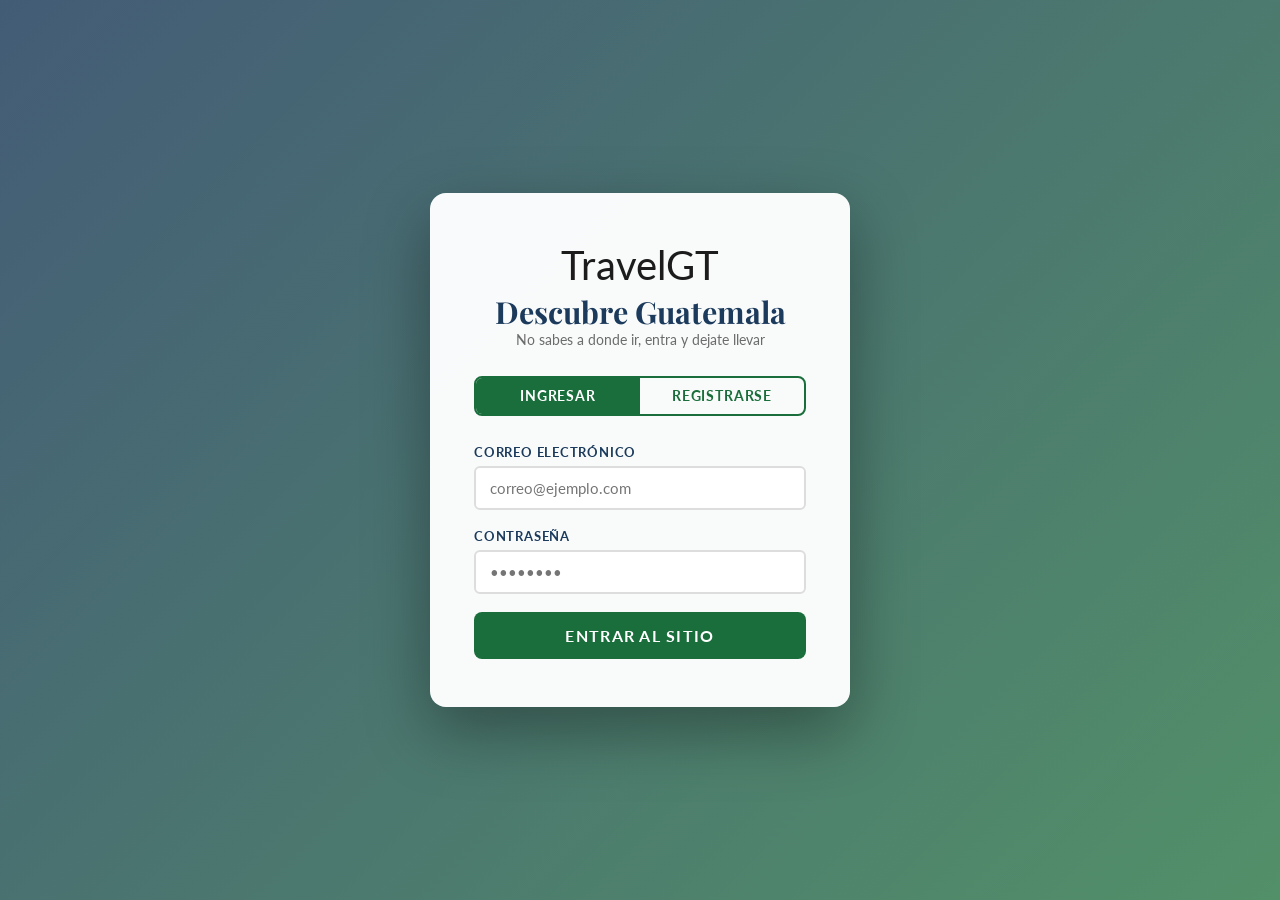
<file: index.html>
<!DOCTYPE html>
<html lang="es">
<head>
  <meta charset="UTF-8" />
  <meta name="viewport" content="width=device-width, initial-scale=1.0"/>
  <title>TRavelGT</title>
  <link href="https://fonts.googleapis.com/css2?family=Playfair+Display:wght@400;700;900&family=Lato:wght@300;400;700&display=swap" rel="stylesheet"/>
  <link rel="stylesheet" href="styles.css">
</head>
<body>

<nav id="navbar" class="hidden">
  <div class="nav-brand" onclick="goHome()">🌋 Descubre Guatemala</div>
  <div class="nav-links" id="nav-links">
    <button onclick="showView('home')" id="nav-home">Inicio</button>
    <button onclick="showView('destinos')" id="nav-destinos">Destinos</button>
    <button onclick="showView('cliente')" id="nav-cliente" class="hidden">Mi Cuenta</button>
    <button onclick="showView('admin')" id="nav-admin" class="hidden">Admin</button>
  </div>
  <div class="nav-user">
    <span id="nav-username"></span>
    <span class="nav-badge hidden" id="nav-role-badge"></span>
    <button class="btn btn-outline" style="padding:6px 16px;font-size:.8rem;" onclick="logout()">Salir</button>
  </div>
</nav>

<div class="notif" id="notif"></div>


<div id="view-login" class="view active">
  <div class="login-card">
    <div class="login-logo">
      <div class="flag">TravelGT</div>
      <h1>Descubre Guatemala</h1>
      <p>No sabes a donde ir, entra y dejate llevar</p>
    </div>

    <div class="tab-switch" id="login-tabs">
      <button class="active" onclick="switchLoginTab('login')">Ingresar</button>
      <button onclick="switchLoginTab('register')">Registrarse</button>
    </div>

   
    <div id="login-form">
      <div id="login-error" class="login-error hidden">Usuario o contraseña incorrectos.</div>
      <div class="form-group">
        <label>Correo electrónico</label>
        <input type="email" id="login-email" placeholder="correo@ejemplo.com" />
      </div>
      <div class="form-group">
        <label>Contraseña</label>
        <input type="password" id="login-pass" placeholder="••••••••" />
      </div>
      <button class="btn btn-primary form-btn" onclick="doLogin()">Entrar al sitio</button>
    </div>


    <div id="register-form" class="hidden">
      <div class="form-group">
        <label>Nombre completo</label>
        <input type="text" id="reg-name" placeholder="Tu nombre"/>
      </div>
      <div class="form-group">
        <label>Correo electrónico</label>
        <input type="email" id="reg-email" placeholder="correo@ejemplo.com"/>
      </div>
      <div class="form-group">
        <label>Contraseña</label>
        <input type="password" id="reg-pass" placeholder="Mínimo 6 caracteres"/>
      </div>
      <button class="btn btn-primary form-btn" onclick="doRegister()">Crear cuenta</button>
    </div>
  </div>
</div>


<div id="view-home" class="view">
  <div class="hero">
    <div class="hero-content">
      <div class="subtitle">✦ Corazón de Mesoamérica ✦</div>
      <h1>Un país de leyendas, volcanes y colores</h1>
      <p>Desde la majestuosidad de Tikal hasta la serenidad del Lago Atitlán, Guatemala te espera con paisajes que transforman el alma.</p>
      <div class="hero-btns">
        <button class="btn btn-gold" onclick="showView('destinos')">Explorar Destinos</button>
        <button class="btn btn-outline" style="color:#fff;border-color:#fff;" onclick="showView('destinos')">Ver el mapa</button>
      </div>
    </div>
  </div>

  <div class="stats-bar">
    <div class="stat-item"><div class="num">22</div><div class="lbl">Departamentos</div></div>
    <div class="stat-item"><div class="num">3</div><div class="lbl">Sitios UNESCO</div></div>
    <div class="stat-item"><div class="num">37</div><div class="lbl">Volcanes</div></div>
    <div class="stat-item"><div class="num">24</div><div class="lbl">Idiomas Mayas</div></div>
    <div class="stat-item"><div class="num">+200</div><div class="lbl">Destinos</div></div>
  </div>

  <div style="max-width:1200px;margin:0 auto;">
    <div class="section">
      <div class="section-header">
        <div class="tag">Lugares imperdibles</div>
        <h2>Destinos más visitados</h2>
        <p>Descubre los rincones más fascinantes del país eterno, tierra de bosques, ruinas y tradiciones vivas.</p>
      </div>
      <div class="cards-grid" id="home-cards"></div>
      <div style="text-align:center;margin-top:40px;">
        <button class="btn btn-primary" onclick="showView('destinos')">Ver todos los destinos →</button>
      </div>
    </div>
  </div>

  <div style="background:var(--azul-maya);color:#fff;padding:80px 40px;text-align:center;">
    <h2 style="font-size:2.2rem;margin-bottom:14px;">¿Listo para tu aventura?</h2>
    <p style="opacity:.7;max-width:480px;margin:0 auto 28px;line-height:1.7;">Guatemala te ofrece experiencias auténticas que permanecen para siempre en la memoria.</p>
    <button class="btn btn-gold" onclick="showView('destinos')">Planifica tu viaje</button>
  </div>

  <footer>
    <strong>Descubre Guatemala</strong> &copy; 2025 — Turismo auténtico, cultura viva.
  </footer>
</div>

<!-- VISTA SECCIÓN DESTINOS -->
<div id="view-destinos" class="view">
  <div class="page-header">
    <div class="breadcrumb">Inicio <span>/</span> Destinos</div>
    <h2>Todos los Destinos</h2>
    <p>Explora los lugares más increíbles de Guatemala</p>
  </div>

  <div class="filter-bar" id="filter-bar"></div>

  <div class="destinos-grid">
    <div class="cards-grid" id="destinos-cards"></div>
  </div>

  <footer>
    <strong>Descubre Guatemala</strong> &copy; 2025 — Turismo auténtico, cultura viva.
  </footer>
</div>

<div id="view-detalle" class="view">
  <div class="detalle-hero" id="detalle-hero">
    <div class="detalle-hero-content">
      <span class="region-tag" id="detalle-region">Región</span>
      <h2 id="detalle-titulo">Nombre del Destino</h2>
    </div>
  </div>

  <div class="detalle-body">
    <button class="btn btn-outline" onclick="showView('destinos')" style="margin-bottom:28px;">← Volver a Destinos</button>
    <div class="detalle-layout">
      <div class="detalle-main">
        <h3 id="detalle-subtitle">Descripción</h3>
        <p id="detalle-desc"></p>
        <div id="detalle-highlights" class="highlights"></div>
        <p id="detalle-extra" style="color:var(--gris);line-height:1.8;"></p>
      </div>
      <div class="info-card">
        <h4>Información práctica</h4>
        <div class="info-row"><span class="lbl">Región</span><span class="val" id="info-region"></span></div>
        <div class="info-row"><span class="lbl">Clima</span><span class="val" id="info-clima"></span></div>
        <div class="info-row"><span class="lbl">Mejor época</span><span class="val" id="info-epoca"></span></div>
        <div class="info-row"><span class="lbl">Dificultad</span><span class="val" id="info-dif"></span></div>
        <div class="info-row"><span class="lbl">Entrada</span><span class="val" id="info-entrada"></span></div>
        <div style="margin-top:20px;">
          <button class="btn btn-primary" id="btn-favorito" style="width:100%;margin-bottom:10px;" onclick="toggleFavorito(currentDest && currentDest.id)">♥ Guardar favorito</button>
          <button class="btn btn-outline" style="width:100%;" onclick="showNotif('Compartiendo destino...')">↗ Compartir</button>
        </div>
      </div>
    </div>
  </div>

  <footer>
    <strong>Descubre Guatemala</strong> &copy; 2025
  </footer>
</div>

<div id="view-admin" class="view">
  <div class="admin-layout">
    <aside class="admin-sidebar">
      <div class="sidebar-title">Panel de Administración</div>
      <ul class="sidebar-menu">
        <li><button class="active" onclick="adminPanel('dashboard')" id="sb-dashboard"><span class="icon">📊</span> Dashboard</button></li>
        <li><button onclick="adminPanel('usuarios')" id="sb-usuarios"><span class="icon">👥</span> Usuarios</button></li>
        <li><button onclick="adminPanel('destinos-admin')" id="sb-destinos-admin"><span class="icon">🗺️</span> Destinos</button></li>
        <li><button onclick="adminPanel('nuevo-destino')" id="sb-nuevo-destino"><span class="icon">➕</span> Nuevo Destino</button></li>
        <li><button onclick="logout()" style="color:rgba(255,100,100,.8)!important;"><span class="icon">🚪</span> Cerrar sesión</button></li>
      </ul>
    </aside>

    <main class="admin-main">
      <div class="admin-panel active" id="panel-dashboard">
        <h2 class="admin-title">Dashboard</h2>
        <p class="admin-subtitle">Resumen general del sitio</p>
        <div class="kpi-grid">
          <div class="kpi-card"><div class="kpi-val" id="kpi-users">—</div><div class="kpi-lbl">Usuarios registrados</div></div>
          <div class="kpi-card gold"><div class="kpi-val" id="kpi-dest">—</div><div class="kpi-lbl">Destinos publicados</div></div>
          <div class="kpi-card blue"><div class="kpi-val">1,240</div><div class="kpi-lbl">Visitas este mes</div></div>
          <div class="kpi-card red"><div class="kpi-val">3</div><div class="kpi-lbl">Pendientes revisión</div></div>
        </div>
        <div class="admin-table-card">
          <div class="table-header"><h4>Actividad reciente</h4></div>
          <table>
            <thead><tr><th>Acción</th><th>Usuario</th><th>Fecha</th><th>Estado</th></tr></thead>
            <tbody>
              <tr><td>Nuevo registro</td><td>maria@correo.com</td><td>Hoy 09:14</td><td><span class="badge badge-green">OK</span></td></tr>
              <tr><td>Destino editado</td><td>admin</td><td>Hoy 08:30</td><td><span class="badge badge-blue">Info</span></td></tr>
              <tr><td>Comentario pendiente</td><td>pedro@correo.com</td><td>Ayer 17:22</td><td><span class="badge badge-yellow">Pendiente</span></td></tr>
              <tr><td>Usuario bloqueado</td><td>spam@test.com</td><td>Ayer 11:05</td><td><span class="badge badge-red">Bloqueado</span></td></tr>
            </tbody>
          </table>
        </div>
      </div>
      <div class="admin-panel" id="panel-usuarios">
        <h2 class="admin-title">Gestión de Usuarios</h2>
        <p class="admin-subtitle">Administra las cuentas del sistema</p>
        <div class="admin-table-card">
          <div class="table-header">
            <h4>Usuarios registrados</h4>
            <button class="btn btn-primary" style="padding:8px 18px;" onclick="showModal('addUser')">+ Agregar</button>
          </div>
          <table>
            <thead><tr><th>#</th><th>Nombre</th><th>Correo</th><th>Rol</th><th>Estado</th><th>Acciones</th></tr></thead>
            <tbody id="admin-users-table"></tbody>
          </table>
        </div>
      </div>
      <div class="admin-panel" id="panel-destinos-admin">
        <h2 class="admin-title">Gestión de Destinos</h2>
        <p class="admin-subtitle">Administra los lugares turísticos del sitio</p>
        <div class="admin-table-card">
          <div class="table-header">
            <h4>Destinos publicados</h4>
            <button class="btn btn-primary" style="padding:8px 18px;" onclick="adminPanel('nuevo-destino')">+ Nuevo</button>
          </div>
          <table>
            <thead><tr><th>Nombre</th><th>Región</th><th>Categoría</th><th>Estado</th><th>Acciones</th></tr></thead>
            <tbody id="admin-dest-table"></tbody>
          </table>
        </div>
      </div>
      <div class="admin-panel" id="panel-nuevo-destino">
        <h2 class="admin-title">Agregar Nuevo Destino</h2>
        <p class="admin-subtitle">Completa la información del lugar turístico</p>
        <div class="form-card">
          <div class="form-grid">
            <div class="form-group">
              <label>Nombre del destino</label>
              <input type="text" id="nd-nombre" placeholder="ej. Lago Atitlán"/>
            </div>
            <div class="form-group">
              <label>Región / Departamento</label>
              <input type="text" id="nd-region" placeholder="ej. Sololá"/>
            </div>
            <div class="form-group">
              <label>Categoría</label>
              <select id="nd-cat">
                <option>Natural</option>
                <option>Arqueológico</option>
                <option>Cultural</option>
                <option>Colonial</option>
                <option>Aventura</option>
              </select>
            </div>
            <div class="form-group">
              <label>Emoji / Ícono</label>
              <input type="text" id="nd-emoji" placeholder="ej. 🌋" maxlength="4"/>
            </div>
            <div class="form-group span-2">
              <label>Descripción corta</label>
              <input type="text" id="nd-desc-short" placeholder="Descripción breve para las tarjetas"/>
            </div>
            <div class="form-group span-2">
              <label>Descripción completa</label>
              <textarea id="nd-desc-full" placeholder="Descripción detallada del destino..."></textarea>
            </div>
            <div class="form-group">
              <label>Clima</label>
              <input type="text" id="nd-clima" placeholder="ej. Templado húmedo"/>
            </div>
            <div class="form-group">
              <label>Mejor época para visitar</label>
              <input type="text" id="nd-epoca" placeholder="ej. Nov – Abril"/>
            </div>
            <div class="form-group">
              <label>Dificultad de acceso</label>
              <select id="nd-dif">
                <option>Fácil</option>
                <option>Moderada</option>
                <option>Difícil</option>
              </select>
            </div>
            <div class="form-group">
              <label>Entrada / Precio aprox.</label>
              <input type="text" id="nd-precio" placeholder="ej. Q50 / Gratis"/>
            </div>
          </div>
          <div style="margin-top:20px;display:flex;gap:12px;">
            <button class="btn btn-primary" onclick="saveDestino()">✓ Publicar destino</button>
            <button class="btn btn-outline" onclick="adminPanel('destinos-admin')">Cancelar</button>
          </div>
        </div>
      </div>

    </main>
  </div>
</div>
<div id="view-cliente" class="view">
  <div class="cliente-header">
    <div class="welcome">Bienvenido de vuelta</div>
    <h2 id="cliente-nombre">Viajero</h2>
    <p style="opacity:.7;margin-top:6px;" id="cliente-email">email@correo.com</p>
  </div>

  <div class="cliente-content">
    <div class="cliente-grid">
      <div>
        <h3 class="cliente-section-title">Mis Favoritos</h3>
        <div class="fav-grid" id="fav-grid"></div>
      </div>
      <div>
        <h3 class="cliente-section-title">Mi Perfil</h3>
        <div class="profile-card">
          <div class="profile-avatar" id="profile-avatar">A</div>
          <h3 id="profile-name">Nombre</h3>
          <p class="email" id="profile-email">email</p>
          <div class="profile-form">
            <div class="form-group">
              <label>Nombre</label>
              <input type="text" id="edit-name" placeholder="Tu nombre completo"/>
            </div>
            <div class="form-group">
              <label>Teléfono</label>
              <input type="text" placeholder="+502 0000-0000"/>
            </div>
            <div class="form-group">
              <label>Ciudad</label>
              <input type="text" placeholder="Guatemala City"/>
            </div>
            <button class="btn btn-primary" onclick="showNotif('¡Perfil actualizado!')">Guardar cambios</button>
          </div>
        </div>
      </div>
    </div>

    <div style="margin-top:40px;">
      <h3 class="cliente-section-title">Destinos recomendados para ti</h3>
      <div class="cards-grid" id="rec-cards" style="margin-top:18px;"></div>
    </div>
  </div>

  <footer>
    <strong>Descubre Guatemala</strong> &copy; 2025
  </footer>
</div>
<div class="modal-overlay" id="modal-addUser" onclick="if(event.target===this)closeModal('addUser')" style="display:none;position:fixed;inset:0;background:rgba(0,0,0,.5);z-index:1000;align-items:center;justify-content:center;">
  <div class="modal">
    <h3>Agregar Usuario</h3>
    <p>Completa los datos del nuevo usuario del sistema.</p>
    <div class="form-group"><label>Nombre</label><input type="text" id="m-name" placeholder="Nombre completo"/></div>
    <div class="form-group"><label>Correo</label><input type="email" id="m-email" placeholder="correo@ejemplo.com"/></div>
    <div class="form-group"><label>Contraseña</label><input type="password" id="m-pass" placeholder="••••••••"/></div>
    <div class="form-group"><label>Rol</label>
      <select id="m-rol"><option value="cliente">Cliente</option><option value="admin">Admin</option></select>
    </div>
    <div class="modal-btns">
      <button class="btn btn-primary" onclick="addUser()">Crear usuario</button>
      <button class="btn btn-outline" onclick="closeModal('addUser')">Cancelar</button>
    </div>
  </div>
</div>
<script src="app.js"></script>
</body>
</html>
</file>
<file: styles.css>
*, *::before, *::after { box-sizing: border-box; margin: 0; padding: 0; }

    :root {
      --verde:       #1a6e3c;
      --verde-claro: #27a85a;
      --dorado:      #c9a84c;
      --dorado-light:#f0d080;
      --azul-maya:   #1b3a5c;
      --crema:       #faf6ee;
      --texto:       #1c1c1c;
      --gris:        #6b6b6b;
      --borde:       #ddd;
      --sombra:      0 8px 32px rgba(0,0,0,.12);
    }

    body {
      font-family: 'Lato', sans-serif;
      background: var(--crema);
      color: var(--texto);
      min-height: 100vh;
    }
    .dest-card-img{
    width:100%;
    height:220px;
    overflow:hidden;
    }

  .dest-card-img img{
    width:100%;
    height:100%;
    object-fit:cover;
    display:block;
    }
    .hero-image{
  width:100%;
  height:320px;
  overflow:hidden;
  border-radius:20px;
}

.hero-image img{
  width:100%;
  height:100%;
  object-fit:cover;
  display:block;
}
    h1, h2, h3 { font-family: 'Playfair Display', serif; }

  
    .hidden   { display: none !important; }
    .btn {
      display: inline-block;
      padding: 12px 28px;
      border-radius: 4px;
      font-family: 'Lato', sans-serif;
      font-weight: 700;
      font-size: .9rem;
      letter-spacing: .08em;
      text-transform: uppercase;
      cursor: pointer;
      border: none;
      transition: all .25s;
    }
    .btn-primary   { background: var(--verde); color: #fff; }
    .btn-primary:hover { background: var(--verde-claro); transform: translateY(-2px); }
    .btn-gold      { background: var(--dorado); color: #fff; }
    .btn-gold:hover{ background: var(--dorado-light); color: var(--texto); transform: translateY(-2px); }
    .btn-outline   { background: transparent; color: var(--verde); border: 2px solid var(--verde); }
    .btn-outline:hover { background: var(--verde); color: #fff; }
    .btn-danger    { background: #c0392b; color: #fff; }
    .btn-danger:hover { background: #e74c3c; }

  
    .view { display: none !important; }
    .view.active { display: block !important; }
    #view-login.active { display: flex !important; }

  
    #navbar {
      position: fixed; top: 0; left: 0; right: 0; z-index: 100;
      background: var(--azul-maya);
      display: flex; align-items: center; justify-content: space-between;
      padding: 0 40px; height: 64px;
      box-shadow: 0 2px 12px rgba(0,0,0,.3);
    }
    .nav-brand {
      font-family: 'Playfair Display', serif;
      font-size: 1.4rem; font-weight: 900;
      color: var(--dorado);
      letter-spacing: .04em;
      cursor: pointer;
    }
    .nav-links { display: flex; gap: 8px; align-items: center; }
    .nav-links button {
      background: none; border: none;
      color: #cce3f5; font-family: 'Lato', sans-serif;
      font-size: .88rem; font-weight: 700;
      letter-spacing: .06em; text-transform: uppercase;
      padding: 8px 14px; border-radius: 4px;
      cursor: pointer; transition: all .2s;
    }
    .nav-links button:hover,
    .nav-links button.active { background: var(--verde); color: #fff; }
    .nav-user {
      display: flex; align-items: center; gap: 12px;
      color: #cce3f5; font-size: .85rem;
    }
    .nav-badge {
      background: var(--dorado); color: var(--azul-maya);
      font-size: .7rem; font-weight: 900;
      padding: 2px 8px; border-radius: 20px;
      letter-spacing: .06em; text-transform: uppercase;
    }

    #view-login {
      min-height: 100vh;
      display: flex; align-items: center; justify-content: center;
      background:
        linear-gradient(135deg, rgba(27,58,92,.82) 0%, rgba(26,110,60,.75) 100%),
        url('https://upload.wikimedia.org/wikipedia/commons/thumb/e/e6/Tikal_temple1_2006_08_11.jpg/1280px-Tikal_temple1_2006_08_11.jpg')
        center/cover no-repeat;
    }
    .login-card {
      background: rgba(255,255,255,.97);
      border-radius: 16px;
      padding: 48px 44px;
      width: 100%; max-width: 420px;
      box-shadow: 0 24px 64px rgba(0,0,0,.35);
      animation: fadeUp .5s ease;
    }
    @keyframes fadeUp {
      from { opacity:0; transform:translateY(24px); }
      to   { opacity:1; transform:translateY(0); }
    }
    .login-logo {
      text-align: center; margin-bottom: 28px;
    }
    .login-logo .flag { font-size: 2.5rem; }
    .login-logo h1 { font-size: 1.9rem; color: var(--azul-maya); line-height: 1.1; margin-top: 6px; }
    .login-logo p  { color: var(--gris); font-size: .85rem; margin-top: 4px; }

    .tab-switch {
      display: flex; border: 2px solid var(--verde);
      border-radius: 8px; overflow: hidden; margin-bottom: 28px;
    }
    .tab-switch button {
      flex: 1; padding: 10px;
      background: none; border: none;
      font-family: 'Lato', sans-serif;
      font-weight: 700; font-size: .85rem;
      text-transform: uppercase; letter-spacing: .06em;
      cursor: pointer; color: var(--verde);
      transition: all .2s;
    }
    .tab-switch button.active { background: var(--verde); color: #fff; }

    .form-group { margin-bottom: 18px; }
    .form-group label {
      display: block; font-size: .82rem;
      font-weight: 700; color: var(--azul-maya);
      text-transform: uppercase; letter-spacing: .06em;
      margin-bottom: 6px;
    }
    .form-group input, .form-group select {
      width: 100%; padding: 11px 14px;
      border: 2px solid var(--borde); border-radius: 6px;
      font-family: 'Lato', sans-serif; font-size: .95rem;
      color: var(--texto); background: #fff;
      transition: border-color .2s;
    }
    .form-group input:focus, .form-group select:focus {
      outline: none; border-color: var(--verde);
    }
    .form-btn { width: 100%; padding: 14px; font-size: 1rem; border-radius: 8px; }
    .login-error {
      background: #fde8e8; border: 1px solid #e74c3c;
      color: #c0392b; border-radius: 6px;
      padding: 10px 14px; font-size: .88rem;
      margin-bottom: 16px; text-align: center;
    }
    .demo-hint {
      margin-top: 20px; padding: 14px;
      background: #eef7f2; border-radius: 8px;
      border-left: 4px solid var(--verde);
    }
    .demo-hint p { font-size: .78rem; color: var(--gris); line-height: 1.6; }
    .demo-hint strong { color: var(--verde); }

    #view-home { padding-top: 64px; }

    .hero {
      height: 92vh;
      background:
        linear-gradient(to bottom, rgba(27,58,92,.5) 0%, rgba(26,110,60,.65) 100%),
        url('https://upload.wikimedia.org/wikipedia/commons/thumb/e/e6/Tikal_temple1_2006_08_11.jpg/1280px-Tikal_temple1_2006_08_11.jpg')
        center/cover no-repeat;
      display: flex; align-items: center; justify-content: center;
      text-align: center; color: #fff;
    }
    .hero-content { max-width: 760px; padding: 0 20px; animation: fadeUp .7s ease; }
    .hero-content .subtitle {
      font-size: .9rem; letter-spacing: .2em;
      text-transform: uppercase; color: var(--dorado-light);
      margin-bottom: 16px;
    }
    .hero-content h1 {
      font-size: clamp(2.4rem, 6vw, 4.2rem);
      line-height: 1.1; margin-bottom: 20px;
      text-shadow: 0 2px 16px rgba(0,0,0,.4);
    }
    .hero-content p {
      font-size: 1.1rem; opacity: .92;
      line-height: 1.7; margin-bottom: 32px;
    }
    .hero-btns { display: flex; gap: 14px; justify-content: center; flex-wrap: wrap; }

    .stats-bar {
      background: var(--azul-maya);
      display: flex; justify-content: center; gap: 0;
      flex-wrap: wrap;
    }
    .stat-item {
      padding: 24px 48px;
      text-align: center; color: #fff;
      border-right: 1px solid rgba(255,255,255,.12);
    }
    .stat-item:last-child { border-right: none; }
    .stat-item .num {
      font-family: 'Playfair Display', serif;
      font-size: 2rem; font-weight: 900;
      color: var(--dorado);
    }
    .stat-item .lbl { font-size: .78rem; text-transform: uppercase; letter-spacing: .1em; opacity: .7; }

    .section { padding: 80px 40px; max-width: 1200px; margin: 0 auto; }
    .section-header { text-align: center; margin-bottom: 56px; }
    .section-header .tag {
      display: inline-block;
      font-size: .78rem; font-weight: 700;
      letter-spacing: .14em; text-transform: uppercase;
      color: var(--verde); background: #eef7f2;
      padding: 4px 14px; border-radius: 20px; margin-bottom: 10px;
    }
    .section-header h2 { font-size: 2.4rem; color: var(--azul-maya); margin-bottom: 12px; }
    .section-header p  { color: var(--gris); font-size: 1rem; max-width: 560px; margin: 0 auto; line-height: 1.7; }

    .cards-grid {
      display: grid;
      grid-template-columns: repeat(auto-fill, minmax(300px, 1fr));
   
    *, *::before, *::after { box-sizing: border-box; margin: 0; padding: 0; }

    :root {
      --verde:       #1a6e3c;
      --verde-claro: #27a85a;
      --dorado:      #c9a84c;
      --dorado-light:#f0d080;
      --azul-maya:   #1b3a5c;
      --crema:       #faf6ee;
      --texto:       #1c1c1c;
      --gris:        #6b6b6b;
      --borde:       #ddd;
      --sombra:      0 8px 32px rgba(0,0,0,.12);
    }

    body {
      font-family: 'Lato', sans-serif;
      background: var(--crema);
      color: var(--texto);
      min-height: 100vh;
    }
    .dest-card-img{
    width:100%;
    height:220px;
    overflow:hidden;
    }

  .dest-card-img img{
    width:100%;
    height:100%;
    object-fit:cover;
    display:block;
    }
    .hero-image{
  width:100%;
  height:320px;
  overflow:hidden;
  border-radius:20px;
}

.hero-image img{
  width:100%;
  height:100%;
  object-fit:cover;
  display:block;
}
    h1, h2, h3 { font-family: 'Playfair Display', serif; }

  
    .hidden   { display: none !important; }
    .btn {
      display: inline-block;
      padding: 12px 28px;
      border-radius: 4px;
      font-family: 'Lato', sans-serif;
      font-weight: 700;
      font-size: .9rem;
      letter-spacing: .08em;
      text-transform: uppercase;
      cursor: pointer;
      border: none;
      transition: all .25s;
    }
    .btn-primary   { background: var(--verde); color: #fff; }
    .btn-primary:hover { background: var(--verde-claro); transform: translateY(-2px); }
    .btn-gold      { background: var(--dorado); color: #fff; }
    .btn-gold:hover{ background: var(--dorado-light); color: var(--texto); transform: translateY(-2px); }
    .btn-outline   { background: transparent; color: var(--verde); border: 2px solid var(--verde); }
    .btn-outline:hover { background: var(--verde); color: #fff; }
    .btn-danger    { background: #c0392b; color: #fff; }
    .btn-danger:hover { background: #e74c3c; }

  
    .view { display: none !important; }
    .view.active { display: block !important; }
    #view-login.active { display: flex !important; }

  
    #navbar {
      position: fixed; top: 0; left: 0; right: 0; z-index: 100;
      background: var(--azul-maya);
      display: flex; align-items: center; justify-content: space-between;
      padding: 0 40px; height: 64px;
      box-shadow: 0 2px 12px rgba(0,0,0,.3);
    }
    .nav-brand {
      font-family: 'Playfair Display', serif;
      font-size: 1.4rem; font-weight: 900;
      color: var(--dorado);
      letter-spacing: .04em;
      cursor: pointer;
    }
    .nav-links { display: flex; gap: 8px; align-items: center; }
    .nav-links button {
      background: none; border: none;
      color: #cce3f5; font-family: 'Lato', sans-serif;
      font-size: .88rem; font-weight: 700;
      letter-spacing: .06em; text-transform: uppercase;
      padding: 8px 14px; border-radius: 4px;
      cursor: pointer; transition: all .2s;
    }
    .nav-links button:hover,
    .nav-links button.active { background: var(--verde); color: #fff; }
    .nav-user {
      display: flex; align-items: center; gap: 12px;
      color: #cce3f5; font-size: .85rem;
    }
    .nav-badge {
      background: var(--dorado); color: var(--azul-maya);
      font-size: .7rem; font-weight: 900;
      padding: 2px 8px; border-radius: 20px;
      letter-spacing: .06em; text-transform: uppercase;
    }

    #view-login {
      min-height: 100vh;
      display: flex; align-items: center; justify-content: center;
      background:
        linear-gradient(135deg, rgba(27,58,92,.82) 0%, rgba(26,110,60,.75) 100%),
        url('https://upload.wikimedia.org/wikipedia/commons/thumb/e/e6/Tikal_temple1_2006_08_11.jpg/1280px-Tikal_temple1_2006_08_11.jpg')
        center/cover no-repeat;
    }
    .login-card {
      background: rgba(255,255,255,.97);
      border-radius: 16px;
      padding: 48px 44px;
      width: 100%; max-width: 420px;
      box-shadow: 0 24px 64px rgba(0,0,0,.35);
      animation: fadeUp .5s ease;
    }
    @keyframes fadeUp {
      from { opacity:0; transform:translateY(24px); }
      to   { opacity:1; transform:translateY(0); }
    }
    .login-logo {
      text-align: center; margin-bottom: 28px;
    }
    .login-logo .flag { font-size: 2.5rem; }
    .login-logo h1 { font-size: 1.9rem; color: var(--azul-maya); line-height: 1.1; margin-top: 6px; }
    .login-logo p  { color: var(--gris); font-size: .85rem; margin-top: 4px; }

    .tab-switch {
      display: flex; border: 2px solid var(--verde);
      border-radius: 8px; overflow: hidden; margin-bottom: 28px;
    }
    .tab-switch button {
      flex: 1; padding: 10px;
      background: none; border: none;
      font-family: 'Lato', sans-serif;
      font-weight: 700; font-size: .85rem;
      text-transform: uppercase; letter-spacing: .06em;
      cursor: pointer; color: var(--verde);
      transition: all .2s;
    }
    .tab-switch button.active { background: var(--verde); color: #fff; }

    .form-group { margin-bottom: 18px; }
    .form-group label {
      display: block; font-size: .82rem;
      font-weight: 700; color: var(--azul-maya);
      text-transform: uppercase; letter-spacing: .06em;
      margin-bottom: 6px;
    }
    .form-group input, .form-group select {
      width: 100%; padding: 11px 14px;
      border: 2px solid var(--borde); border-radius: 6px;
      font-family: 'Lato', sans-serif; font-size: .95rem;
      color: var(--texto); background: #fff;
      transition: border-color .2s;
    }
    .form-group input:focus, .form-group select:focus {
      outline: none; border-color: var(--verde);
    }
    .form-btn { width: 100%; padding: 14px; font-size: 1rem; border-radius: 8px; }
    .login-error {
      background: #fde8e8; border: 1px solid #e74c3c;
      color: #c0392b; border-radius: 6px;
      padding: 10px 14px; font-size: .88rem;
      margin-bottom: 16px; text-align: center;
    }
    .demo-hint {
      margin-top: 20px; padding: 14px;
      background: #eef7f2; border-radius: 8px;
      border-left: 4px solid var(--verde);
    }
    .demo-hint p { font-size: .78rem; color: var(--gris); line-height: 1.6; }
    .demo-hint strong { color: var(--verde); }

    #view-home { padding-top: 64px; }

    .hero {
      height: 92vh;
      background:
        linear-gradient(to bottom, rgba(27,58,92,.5) 0%, rgba(26,110,60,.65) 100%),
        url('https://upload.wikimedia.org/wikipedia/commons/thumb/e/e6/Tikal_temple1_2006_08_11.jpg/1280px-Tikal_temple1_2006_08_11.jpg')
        center/cover no-repeat;
      display: flex; align-items: center; justify-content: center;
      text-align: center; color: #fff;
    }
    .hero-content { max-width: 760px; padding: 0 20px; animation: fadeUp .7s ease; }
    .hero-content .subtitle {
      font-size: .9rem; letter-spacing: .2em;
      text-transform: uppercase; color: var(--dorado-light);
      margin-bottom: 16px;
    }
    .hero-content h1 {
      font-size: clamp(2.4rem, 6vw, 4.2rem);
      line-height: 1.1; margin-bottom: 20px;
      text-shadow: 0 2px 16px rgba(0,0,0,.4);
    }
    .hero-content p {
      font-size: 1.1rem; opacity: .92;
      line-height: 1.7; margin-bottom: 32px;
    }
    .hero-btns { display: flex; gap: 14px; justify-content: center; flex-wrap: wrap; }

    .stats-bar {
      background: var(--azul-maya);
      display: flex; justify-content: center; gap: 0;
      flex-wrap: wrap;
    }
    .stat-item {
      padding: 24px 48px;
      text-align: center; color: #fff;
      border-right: 1px solid rgba(255,255,255,.12);
    }
    .stat-item:last-child { border-right: none; }
    .stat-item .num {
      font-family: 'Playfair Display', serif;
      font-size: 2rem; font-weight: 900;
      color: var(--dorado);
    }
    .stat-item .lbl { font-size: .78rem; text-transform: uppercase; letter-spacing: .1em; opacity: .7; }

    .section { padding: 80px 40px; max-width: 1200px; margin: 0 auto; }
    .section-header { text-align: center; margin-bottom: 56px; }
    .section-header .tag {
      display: inline-block;
      font-size: .78rem; font-weight: 700;
      letter-spacing: .14em; text-transform: uppercase;
      color: var(--verde); background: #eef7f2;
      padding: 4px 14px; border-radius: 20px; margin-bottom: 10px;
    }
    .section-header h2 { font-size: 2.4rem; color: var(--azul-maya); margin-bottom: 12px; }
    .section-header p  { color: var(--gris); font-size: 1rem; max-width: 560px; margin: 0 auto; line-height: 1.7; }

    .cards-grid {
      display: grid;
      grid-template-columns: repeat(auto-fill, minmax(300px, 1fr));
      gap: 28px;
    }
    .dest-card {
      background: #fff; border-radius: 12px;
      overflow: hidden; box-shadow: var(--sombra);
      transition: transform .3s, box-shadow .3s;
      cursor: pointer;
    }
    .dest-card:hover { transform: translateY(-6px); box-shadow: 0 16px 48px rgba(0,0,0,.18); }
    .dest-card-img {
      height: 220px; width: 100%; object-fit: cover;
      background: #ddd;
      display: flex; align-items: center; justify-content: center;
      font-size: 4rem;
    }
    .dest-card-body { padding: 20px 22px; }
    .dest-card-body .region {
      font-size: .72rem; font-weight: 700;
      letter-spacing: .12em; text-transform: uppercase;
      color: var(--verde); margin-bottom: 6px;
    }
    .dest-card-body h3 { font-size: 1.3rem; color: var(--azul-maya); margin-bottom: 8px; }
    .dest-card-body p  { font-size: .88rem; color: var(--gris); line-height: 1.6; margin-bottom: 14px; }
    .dest-card-footer {
      display: flex; justify-content: space-between; align-items: center;
      border-top: 1px solid var(--borde); padding-top: 14px;
    }
    .dest-card-footer .rating { color: var(--dorado); font-size: .88rem; }
    .dest-card-footer .price { font-weight: 700; font-size: .9rem; color: var(--azul-maya); }

    #view-destinos { padding-top: 64px; }
    .page-header {
      background: var(--azul-maya);
      padding: 64px 40px;
      text-align: center; color: #fff;
    }
    .page-header h2 { font-size: 2.6rem; margin-bottom: 10px; }
    .page-header p { color: rgba(255,255,255,.7); font-size: 1rem; }
    .breadcrumb {
      display: flex; gap: 8px; align-items: center;
      justify-content: center;
      font-size: .8rem; color: rgba(255,255,255,.5);
      margin-bottom: 12px;
    }
    .breadcrumb span { color: var(--dorado); }

    .filter-bar {
      display: flex; gap: 10px; flex-wrap: wrap;
      padding: 24px 40px; background: #fff;
      border-bottom: 1px solid var(--borde);
      justify-content: center;
    }
    .filter-btn {
      padding: 8px 20px; border-radius: 20px;
      border: 2px solid var(--borde);
      background: none; cursor: pointer;
      font-family: 'Lato', sans-serif;
      font-size: .83rem; font-weight: 700;
      color: var(--gris); transition: all .2s;
      text-transform: uppercase; letter-spacing: .06em;
    }
    .filter-btn:hover,
    .filter-btn.active { border-color: var(--verde); color: var(--verde); background: #eef7f2; }

    .destinos-grid { padding: 48px 40px; max-width: 1200px; margin: 0 auto; }

    #view-detalle { padding-top: 64px; }
    .detalle-hero {
      height: 55vh;
      background: center/cover no-repeat;
      display: flex; align-items: flex-end;
      padding: 40px;
      position: relative;
    }
    .detalle-hero::before {
      content: '';
      position: absolute; inset: 0;
      background: linear-gradient(to top, rgba(0,0,0,.7) 0%, transparent 60%);
    }
    .detalle-hero-content { position: relative; z-index: 1; color: #fff; }
    .detalle-hero-content .region-tag {
      display: inline-block;
      background: var(--dorado); color: #fff;
      font-size: .72rem; font-weight: 700;
      letter-spacing: .12em; text-transform: uppercase;
      padding: 4px 12px; border-radius: 20px;
      margin-bottom: 10px;
    }
    .detalle-hero-content h2 { font-size: clamp(2rem, 5vw, 3.2rem); line-height: 1.1; }

    .detalle-body { max-width: 1100px; margin: 0 auto; padding: 48px 40px; }
    .detalle-layout { display: grid; grid-template-columns: 1fr 340px; gap: 40px; }
    .detalle-main h3 { font-size: 1.5rem; color: var(--azul-maya); margin-bottom: 14px; }
    .detalle-main p { color: var(--gris); line-height: 1.8; margin-bottom: 24px; }
    .highlights {
      display: flex; flex-wrap: wrap; gap: 10px; margin-bottom: 28px;
    }
    .highlight-tag {
      background: #eef7f2; color: var(--verde);
      border: 1px solid #b2ddc5;
      padding: 6px 14px; border-radius: 20px;
      font-size: .8rem; font-weight: 700;
    }
    .info-card {
      background: #fff; border-radius: 12px;
      padding: 28px; box-shadow: var(--sombra);
      position: sticky; top: 80px;
    }
    .info-card h4 { font-family: 'Playfair Display', serif; font-size: 1.2rem; color: var(--azul-maya); margin-bottom: 18px; }
    .info-row {
      display: flex; justify-content: space-between;
      align-items: center; padding: 12px 0;
      border-bottom: 1px solid var(--borde);
    }
    .info-row:last-of-type { border-bottom: none; }
    .info-row .lbl { font-size: .8rem; font-weight: 700; color: var(--gris); text-transform: uppercase; letter-spacing: .06em; }
    .info-row .val { font-size: .9rem; color: var(--texto); font-weight: 600; }

    #view-admin { padding-top: 64px; min-height: 100vh; background: #f0f4f8; }
    .admin-layout { display: grid; grid-template-columns: 240px 1fr; min-height: calc(100vh - 64px); }
    .admin-sidebar {
      background: var(--azul-maya);
      padding: 32px 0;
    }
    .sidebar-title {
      color: var(--dorado); font-family: 'Playfair Display', serif;
      font-size: 1rem; font-weight: 700;
      padding: 0 24px 20px;
      border-bottom: 1px solid rgba(255,255,255,.1);
      margin-bottom: 16px;
    }
    .sidebar-menu { list-style: none; }
    .sidebar-menu li button {
      width: 100%; text-align: left;
      background: none; border: none;
      color: rgba(255,255,255,.7);
      padding: 12px 24px;
      font-family: 'Lato', sans-serif;
      font-size: .88rem; font-weight: 700;
      letter-spacing: .06em; text-transform: uppercase;
      cursor: pointer; transition: all .2s;
      display: flex; align-items: center; gap: 10px;
    }
    .sidebar-menu li button:hover,
    .sidebar-menu li button.active {
      background: rgba(255,255,255,.1);
      color: #fff; border-left: 3px solid var(--dorado);
      padding-left: 21px;
    }
    .sidebar-menu .icon { font-size: 1.1rem; }

    .admin-main { padding: 36px; overflow-y: auto; }
    .admin-panel { display: none; }
    .admin-panel.active { display: block; }
    .admin-title {
      font-family: 'Playfair Display', serif;
      font-size: 1.8rem; color: var(--azul-maya);
      margin-bottom: 6px;
    }
    .admin-subtitle { color: var(--gris); font-size: .9rem; margin-bottom: 32px; }

    .kpi-grid {
      display: grid; grid-template-columns: repeat(auto-fill, minmax(200px, 1fr));
      gap: 20px; margin-bottom: 36px;
    }
    .kpi-card {
      background: #fff; border-radius: 10px;
      padding: 24px; box-shadow: 0 2px 12px rgba(0,0,0,.06);
      border-left: 4px solid var(--verde);
    }
    .kpi-card.gold  { border-color: var(--dorado); }
    .kpi-card.blue  { border-color: var(--azul-maya); }
    .kpi-card.red   { border-color: #e74c3c; }
    .kpi-card .kpi-val {
      font-family: 'Playfair Display', serif;
      font-size: 2.2rem; font-weight: 900; color: var(--azul-maya);
    }
    .kpi-card .kpi-lbl { font-size: .78rem; text-transform: uppercase; letter-spacing: .1em; color: var(--gris); margin-top: 4px; }

    .admin-table-card {
      background: #fff; border-radius: 10px;
      box-shadow: 0 2px 12px rgba(0,0,0,.06);
      overflow: hidden;
    }
    .table-header {
      padding: 20px 24px;
      display: flex; justify-content: space-between; align-items: center;
      border-bottom: 1px solid var(--borde);
    }
    .table-header h4 { font-size: 1rem; color: var(--azul-maya); }
    table { width: 100%; border-collapse: collapse; }
    thead { background: #f8fafc; }
    th {
      padding: 12px 18px; text-align: left;
      font-size: .75rem; font-weight: 700;
      letter-spacing: .08em; text-transform: uppercase;
      color: var(--gris); border-bottom: 1px solid var(--borde);
    }
    td {
      padding: 14px 18px; font-size: .88rem;
      border-bottom: 1px solid #f0f0f0;
    }
    tr:last-child td { border-bottom: none; }
    tr:hover td { background: #fafbfd; }
    .badge {
      display: inline-block; padding: 3px 10px;
      border-radius: 20px; font-size: .72rem; font-weight: 700;
    }
    .badge-green { background: #d4edda; color: #155724; }
    .badge-yellow{ background: #fff3cd; color: #856404; }
    .badge-red   { background: #f8d7da; color: #721c24; }
    .badge-blue  { background: #cce5ff; color: #004085; }

    .form-grid { display: grid; grid-template-columns: 1fr 1fr; gap: 18px; }
    .form-grid .span-2 { grid-column: 1 / -1; }
    .form-card {
      background: #fff; border-radius: 10px;
      padding: 32px; box-shadow: 0 2px 12px rgba(0,0,0,.06);
    }
    .form-card h4 { font-size: 1.1rem; color: var(--azul-maya); margin-bottom: 24px; }
    .form-card textarea {
      width: 100%; padding: 11px 14px;
      border: 2px solid var(--borde); border-radius: 6px;
      font-family: 'Lato', sans-serif; font-size: .95rem;
      resize: vertical; min-height: 100px;
    }
    .form-card textarea:focus { outline: none; border-color: var(--verde); }


    #view-cliente { padding-top: 64px; min-height: 100vh; }
    .cliente-header {
      background: linear-gradient(135deg, var(--azul-maya), var(--verde));
      color: #fff; padding: 48px 40px;
    }
    .cliente-header .welcome { font-size: .85rem; opacity: .7; letter-spacing: .1em; text-transform: uppercase; }
    .cliente-header h2 { font-size: 2rem; margin-top: 6px; }

    .cliente-content { max-width: 1100px; margin: 0 auto; padding: 40px; }
    .cliente-grid { display: grid; grid-template-columns: 1fr 1fr; gap: 24px; }
    .cliente-section-title {
      font-size: 1.3rem; color: var(--azul-maya);
      margin-bottom: 18px; padding-bottom: 10px;
      border-bottom: 2px solid var(--dorado);
      display: inline-block;
    }
    .fav-grid {
      display: grid; grid-template-columns: repeat(auto-fill, minmax(220px, 1fr));
      gap: 16px;
    }
    .fav-card {
      background: #fff; border-radius: 10px;
      overflow: hidden; box-shadow: 0 2px 12px rgba(0,0,0,.08);
      transition: transform .2s;
    }
    .fav-card:hover { transform: translateY(-4px); }
    .fav-card-img{
  width:100%;
  height:120px;
  overflow:hidden;
}

.fav-card-img img{
  width:100%;
  height:100%;
  object-fit:cover;
  display:block;
}
    .fav-card-body { padding: 14px; }
    .fav-card-body h4 { font-size: .95rem; color: var(--azul-maya); margin-bottom: 4px; }
    .fav-card-body p  { font-size: .78rem; color: var(--gris); }

    .profile-card {
      background: #fff; border-radius: 12px;
      padding: 28px; box-shadow: 0 2px 12px rgba(0,0,0,.08);
    }
    .profile-avatar {
      width: 72px; height: 72px; border-radius: 50%;
      background: linear-gradient(135deg, var(--verde), var(--azul-maya));
      display: flex; align-items: center; justify-content: center;
      font-size: 1.8rem; color: #fff; font-family: 'Playfair Display', serif;
      font-weight: 900; margin-bottom: 14px;
    }
    .profile-card h3 { font-size: 1.2rem; color: var(--azul-maya); }
    .profile-card .email { color: var(--gris); font-size: .85rem; margin-bottom: 18px; }
    .profile-form .form-group { margin-bottom: 14px; }

    footer {
      background: var(--azul-maya); color: rgba(255,255,255,.7);
      text-align: center; padding: 28px 20px;
      font-size: .82rem; margin-top: 60px;
    }
    footer strong { color: var(--dorado); }

   
    .modal-overlay {
      display: none; position: fixed; inset: 0; z-index: 200;
      background: rgba(0,0,0,.55); align-items: center; justify-content: center;
    }
    .modal-overlay.open { display: flex; }
    .modal {
      background: #fff; border-radius: 14px;
      padding: 36px; max-width: 440px; width: 90%;
      animation: fadeUp .3s ease;
    }
    .modal h3 { font-size: 1.4rem; color: var(--azul-maya); margin-bottom: 8px; }
    .modal p  { color: var(--gris); font-size: .9rem; margin-bottom: 22px; line-height: 1.6; }
    .modal-btns { display: flex; gap: 12px; }

    .notif {
      position: fixed; bottom: 28px; right: 28px; z-index: 300;
      background: var(--verde); color: #fff;
      padding: 14px 22px; border-radius: 8px;
      font-size: .9rem; font-weight: 700;
      box-shadow: 0 8px 24px rgba(0,0,0,.2);
      transform: translateY(80px); opacity: 0;
      transition: all .35s;
    }
    .notif.show { transform: translateY(0); opacity: 1; }

    @media(max-width:768px) {
      #navbar { padding: 0 16px; }
      .nav-links { display: none; }
      .section { padding: 48px 20px; }
      .detalle-layout { grid-template-columns: 1fr; }
      .admin-layout { grid-template-columns: 1fr; }
      .admin-sidebar { display: none; }
      .cliente-grid { grid-template-columns: 1fr; }
      .form-grid { grid-template-columns: 1fr; }
    }
</file>
